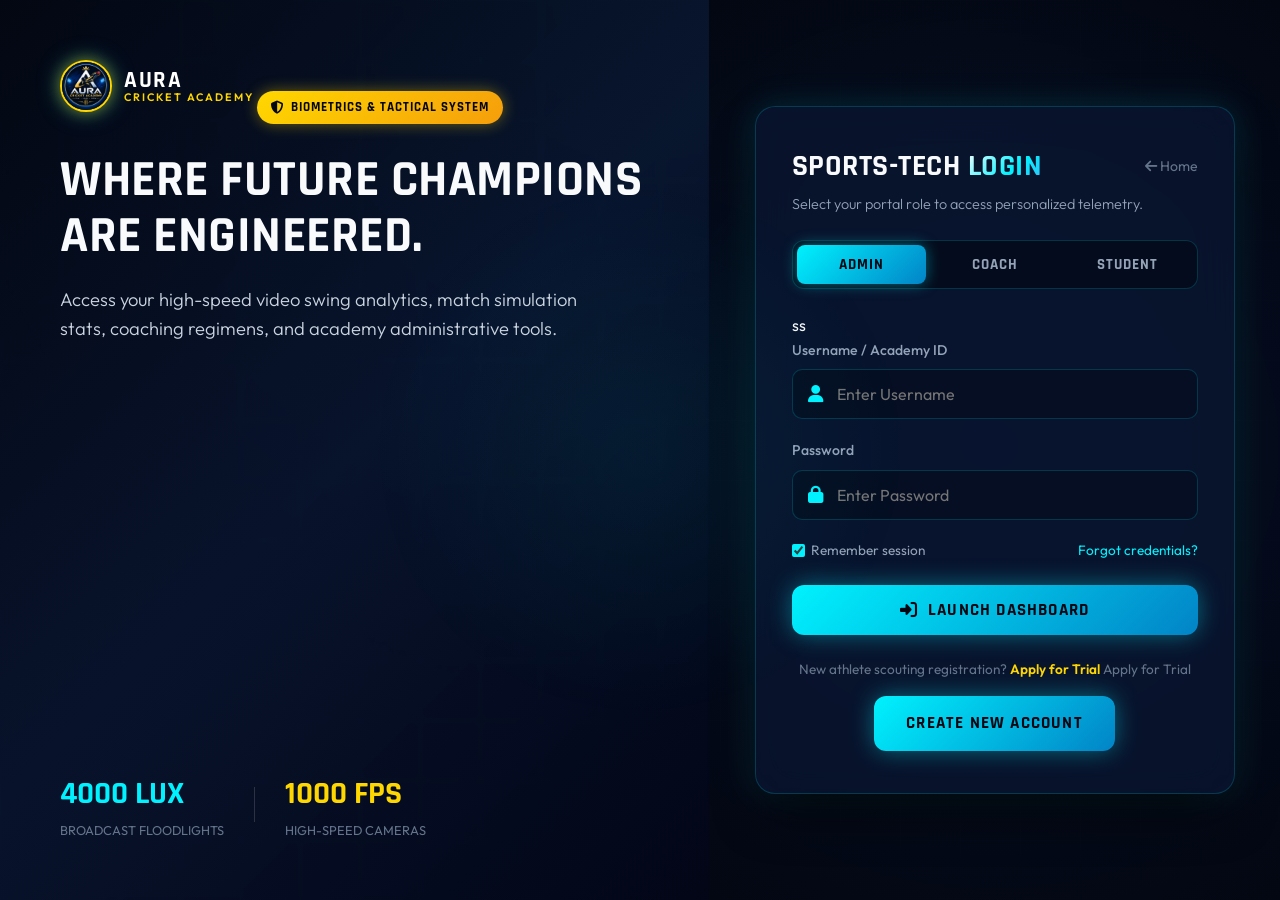
<file: login.html>
<!DOCTYPE html>
<html lang="en" data-theme="dark">
<head>
  <meta charset="UTF-8">
  <meta name="viewport" content="width=device-width, initial-scale=1.0">
  <title>Login | Aura Cricket Academy Portal</title>
  <meta name="description" content="Secure portal login for Aura Cricket Academy administrators, coaches, and student athletes.">

  <!-- Font Awesome 6 Icons -->
  <link rel="stylesheet" href="https://cdnjs.cloudflare.com/ajax/libs/font-awesome/6.5.1/css/all.min.css">
  
  <!-- Favicon -->
  <link rel="icon" type="image/jpeg" href="assets/logo.jpg">

  <!-- Core Stylesheets -->
  <link rel="stylesheet" href="css/style.css">
  <link rel="stylesheet" href="css/responsive.css">

  <style>
    .login-wrapper {
      min-height: 100vh;
      display: flex;
      align-items: stretch;
      background: var(--bg-darkest);
    }

    .login-visual-pane {
      flex: 1.2;
      position: relative;
      background: url('https://images.unsplash.com/photo-1540747913346-19e32dc3e97e?auto=format&fit=crop&w=1600&q=80') center/cover no-repeat;
      display: flex;
      flex-direction: column;
      justify-content: space-between;
      padding: 60px;
      overflow: hidden;
    }

    .login-visual-pane::before {
      content: '';
      position: absolute;
      top: 0; left: 0; width: 100%; height: 100%;
      background: linear-gradient(135deg, rgba(3, 7, 18, 0.88) 0%, rgba(10, 22, 50, 0.8) 50%, rgba(2, 6, 23, 0.95) 100%);
      backdrop-filter: blur(2px);
    }

    .login-visual-content {
      position: relative;
      z-index: 2;
    }

    .login-form-pane {
      flex: 1;
      display: flex;
      align-items: center;
      justify-content: center;
      padding: 50px 40px;
      position: relative;
      background: radial-gradient(circle at 50% 50%, rgba(10, 22, 50, 0.7) 0%, var(--bg-darkest) 100%);
    }

    .auth-card {
      width: 100%;
      max-width: 480px;
      padding: 42px 36px;
      background: rgba(10, 22, 50, 0.75);
      border: 1px solid var(--border-glass);
      border-radius: 20px;
      backdrop-filter: blur(20px);
      box-shadow: 0 25px 50px -12px rgba(0, 0, 0, 0.8), 0 0 35px rgba(0, 242, 254, 0.15);
    }

    .role-tabs {
      display: flex;
      background: rgba(4, 10, 26, 0.8);
      border: 1px solid var(--border-glass);
      border-radius: 12px;
      padding: 4px;
      margin: 24px 0;
      gap: 4px;
    }

    .auth-role-btn {
      flex: 1;
      padding: 10px 0;
      background: transparent;
      border: none;
      color: var(--text-secondary);
      font-family: var(--font-display);
      font-size: 0.92rem;
      font-weight: 700;
      letter-spacing: 1px;
      text-transform: uppercase;
      border-radius: 8px;
      cursor: pointer;
      transition: var(--transition-smooth);
    }

    .auth-role-btn.active {
      background: linear-gradient(135deg, var(--cyan-neon), #0284c7);
      color: #030712;
      box-shadow: 0 0 15px rgba(0, 242, 254, 0.4);
    }

    .form-group {
      margin-bottom: 20px;
    }

    .form-group label {
      display: block;
      font-size: 0.88rem;
      color: var(--text-secondary);
      margin-bottom: 8px;
      font-weight: 500;
    }

    .input-wrap {
      position: relative;
    }

    .input-wrap input {
      width: 100%;
      background: rgba(6, 14, 33, 0.8);
      border: 1px solid var(--border-glass);
      padding: 14px 16px 14px 44px;
      border-radius: 10px;
      color: #ffffff;
      font-family: var(--font-body);
      font-size: 1rem;
      outline: none;
      transition: var(--transition-smooth);
    }

    .input-wrap input:focus {
      border-color: var(--cyan-neon);
      box-shadow: 0 0 18px rgba(0, 242, 254, 0.35);
    }

    .input-wrap i {
      position: absolute;
      left: 16px;
      top: 50%;
      transform: translateY(-50%);
      color: var(--cyan-neon);
      font-size: 1.1rem;
    }

    .quick-creds-banner {
      background: rgba(0, 242, 254, 0.05);
      border: 1px dashed rgba(0, 242, 254, 0.3);
      border-radius: 12px;
      padding: 16px;
      margin-bottom: 24px;
    }

    .quick-creds-title {
      font-size: 0.78rem;
      font-weight: 700;
      color: var(--gold-primary);
      text-transform: uppercase;
      letter-spacing: 1px;
      margin-bottom: 10px;
      display: flex;
      align-items: center;
      gap: 6px;
    }

    .quick-fill-btn {
      padding: 6px 12px;
      font-size: 0.75rem;
      border-radius: 6px;
      background: rgba(14, 28, 64, 0.8);
      border: 1px solid var(--border-glass);
      color: #fff;
      cursor: pointer;
      transition: var(--transition-smooth);
    }

    .quick-fill-btn:hover, .quick-fill-btn.flash {
      border-color: var(--cyan-neon);
      background: var(--cyan-neon);
      color: #030712;
      box-shadow: 0 0 12px var(--cyan-glow);
    }
  </style>
</head>
<body>

  <!-- Mouse Spotlight -->
  <div class="mouse-spotlight"></div>

  <div class="login-wrapper login-split-container">
    
    <!-- LEFT PANE: 4K STADIUM NIGHT VISUAL -->
    <div class="login-visual-pane">
      <div class="login-visual-content">
        <a href="index.html" class="brand-logo" style="margin-bottom: 40px; display: inline-flex;">
          <img src="assets/logo.jpg" alt="Aura Cricket Academy Logo" class="brand-logo-img">
          <div class="brand-text">
            <span class="title">Aura</span>
            <span class="subtitle">Cricket Academy</span>
          </div>
        </a>

        <div class="badge-gold" style="margin-bottom: 18px;">
          <i class="fa-solid fa-shield-halved"></i> Biometrics & Tactical System
        </div>
        <h1 style="font-size: 3.2rem; line-height: 1.1; margin-bottom: 20px;">
          Where Future Champions Are Engineered.
        </h1>
        <p style="font-size: 1.15rem; color: #cbd5e1; max-width: 520px;">
          Access your high-speed video swing analytics, match simulation stats, coaching regimens, and academy administrative tools.
        </p>
      </div>

      <div class="login-visual-content">
        <div style="display: flex; gap: 30px; align-items: center;">
          <div>
            <div style="font-family: var(--font-display); font-size: 2rem; font-weight: 800; color: var(--cyan-neon);">4000 LUX</div>
            <div style="font-size: 0.8rem; color: var(--text-muted); text-transform: uppercase;">Broadcast Floodlights</div>
          </div>
          <div style="width: 1px; height: 35px; background: rgba(255,255,255,0.15);"></div>
          <div>
            <div style="font-family: var(--font-display); font-size: 2rem; font-weight: 800; color: var(--gold-primary);">1000 FPS</div>
            <div style="font-size: 0.8rem; color: var(--text-muted); text-transform: uppercase;">High-Speed Cameras</div>
          </div>
        </div>
      </div>
    </div>

    <!-- RIGHT PANE: GLASS LOGIN CARD -->
    <div class="login-form-pane">
      <div class="auth-card">
        <div style="display: flex; justify-content: space-between; align-items: center; margin-bottom: 10px;">
          <h2 style="font-size: 1.85rem;">Sports-Tech <span class="gradient-text-cyan">Login</span></h2>
          <a href="index.html" style="font-size: 0.88rem; color: var(--text-muted);"><i class="fa-solid fa-arrow-left"></i> Home</a>
        </div>
        <p style="font-size: 0.9rem; color: var(--text-secondary);">Select your portal role to access personalized telemetry.</p>

        <!-- Role Selector Tabs -->
        <div class="role-tabs">
          <button type="button" class="auth-role-btn active" data-role="ADMIN">Admin</button>
          <button type="button" class="auth-role-btn" data-role="COACH">Coach</button>
          <button type="button" class="auth-role-btn" data-role="STUDENT">Student</button>
        </div>

        <!-- Login Form -->ss
        <form id="login-form">
          <div class="form-group">
            <label for="username">Username / Academy ID</label>
            <div class="input-wrap">
              <i class="fa-solid fa-user"></i>
              <input type="text" id="username" required placeholder="Enter Username">
            </div>
          </div>

          <div class="form-group">
            <label for="password">Password</label>
            <div class="input-wrap">
              <i class="fa-solid fa-lock"></i>
              <input type="password" id="password" required placeholder="Enter Password">
            </div>
          </div>

          <div style="display: flex; justify-content: space-between; align-items: center; margin-bottom: 24px; font-size: 0.85rem;">
            <label style="display: flex; align-items: center; gap: 6px; cursor: pointer; color: var(--text-secondary);">
              <input type="checkbox" checked style="accent-color: var(--cyan-neon);"> Remember session
            </label>
            <a href="#" style="color: var(--cyan-neon);">Forgot credentials?</a>
          </div>

          <button type="submit" class="btn btn-primary" style="width: 100%;">
            <i class="fa-solid fa-right-to-bracket"></i> Launch Dashboard
          </button>
        </form>

        <div style="text-align: center; margin-top: 24px; font-size: 0.85rem; color: var(--text-muted);">
          New athlete scouting registration?
           <a href="index.html#programs" style="color: var(--gold-primary); font-weight: 600;">Apply for Trial</a>
           Apply for Trial
  </a>
</div>

<div style="text-align: center; margin-top: 15px;">
  <a href="register.html" class="btn btn-primary">
    Create New Account
  </a>
        </div>
      </div>
    </div>

  </div>

  <!-- Toast Container -->
  <div id="toast-container"></div>

  <!-- Scripts -->
  <script src="js/app.js"></script>
  <script src="js/auth.js"></script>
</body>
</html>
</file>
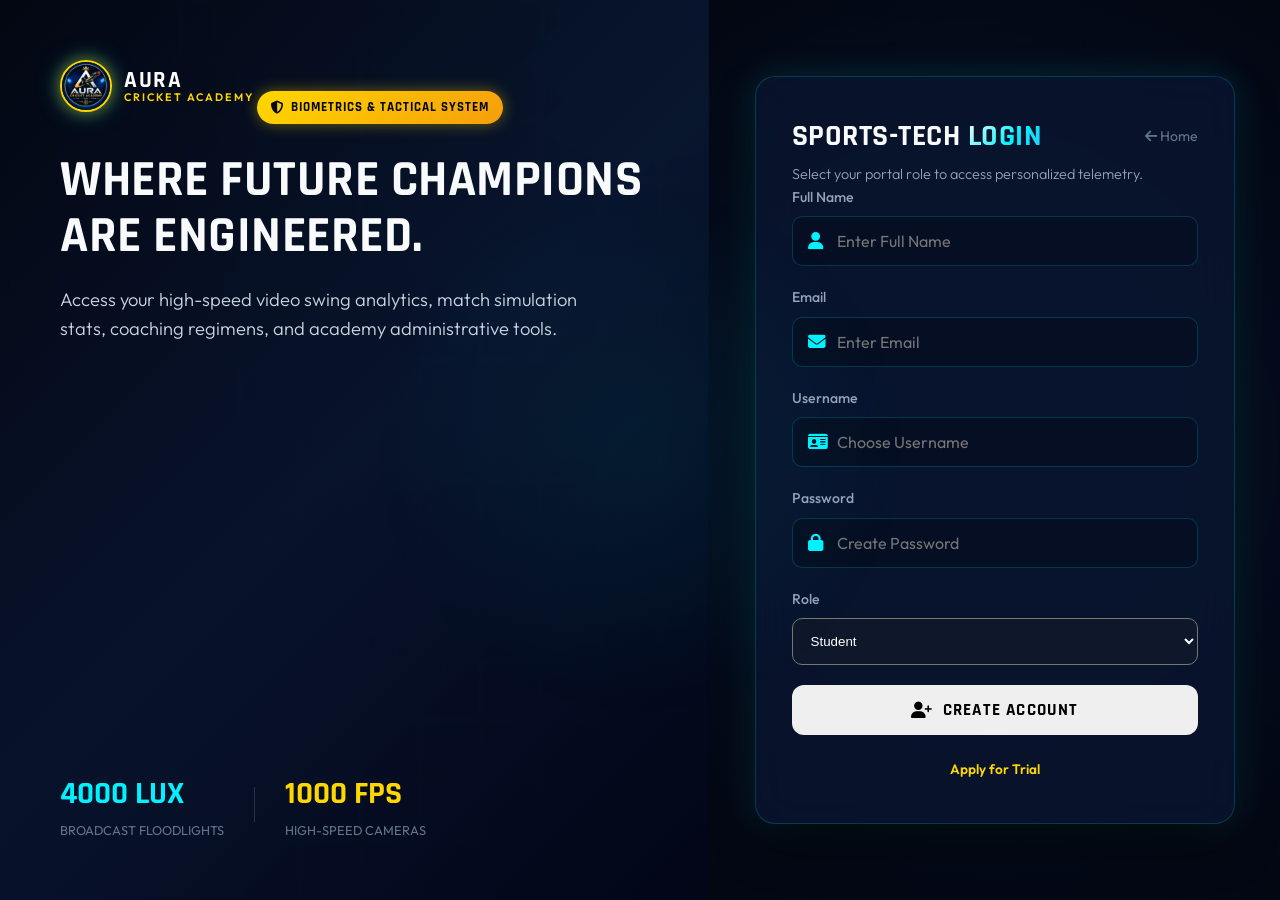
<file: register.html>
<!DOCTYPE html>
<html lang="en" data-theme="dark">
<head>
  <meta charset="UTF-8">
  <meta name="viewport" content="width=device-width, initial-scale=1.0">
  <title>Login | Aura Cricket Academy Portal</title>
  <meta name="description" content="Secure portal login for Aura Cricket Academy administrators, coaches, and student athletes.">

  <!-- Font Awesome 6 Icons -->
  <link rel="stylesheet" href="https://cdnjs.cloudflare.com/ajax/libs/font-awesome/6.5.1/css/all.min.css">
  
  <!-- Favicon -->
  <link rel="icon" type="image/jpeg" href="assets/logo.jpg">

  <!-- Core Stylesheets -->
  <link rel="stylesheet" href="css/style.css">
  <link rel="stylesheet" href="css/responsive.css">

  <style>
    .login-wrapper {
      min-height: 100vh;
      display: flex;
      align-items: stretch;
      background: var(--bg-darkest);
    }

    .login-visual-pane {
      flex: 1.2;
      position: relative;
      background: url('https://images.unsplash.com/photo-1540747913346-19e32dc3e97e?auto=format&fit=crop&w=1600&q=80') center/cover no-repeat;
      display: flex;
      flex-direction: column;
      justify-content: space-between;
      padding: 60px;
      overflow: hidden;
    }

    .login-visual-pane::before {
      content: '';
      position: absolute;
      top: 0; left: 0; width: 100%; height: 100%;
      background: linear-gradient(135deg, rgba(3, 7, 18, 0.88) 0%, rgba(10, 22, 50, 0.8) 50%, rgba(2, 6, 23, 0.95) 100%);
      backdrop-filter: blur(2px);
    }

    .login-visual-content {
      position: relative;
      z-index: 2;
    }

    .login-form-pane {
      flex: 1;
      display: flex;
      align-items: center;
      justify-content: center;
      padding: 50px 40px;
      position: relative;
      background: radial-gradient(circle at 50% 50%, rgba(10, 22, 50, 0.7) 0%, var(--bg-darkest) 100%);
    }

    .auth-card {
      width: 100%;
      max-width: 480px;
      padding: 42px 36px;
      background: rgba(10, 22, 50, 0.75);
      border: 1px solid var(--border-glass);
      border-radius: 20px;
      backdrop-filter: blur(20px);
      box-shadow: 0 25px 50px -12px rgba(0, 0, 0, 0.8), 0 0 35px rgba(0, 242, 254, 0.15);
    }

    .role-tabs {
      display: flex;
      background: rgba(4, 10, 26, 0.8);
      border: 1px solid var(--border-glass);
      border-radius: 12px;
      padding: 4px;
      margin: 24px 0;
      gap: 4px;
    }

    .auth-role-btn {
      flex: 1;
      padding: 10px 0;
      background: transparent;
      border: none;
      color: var(--text-secondary);
      font-family: var(--font-display);
      font-size: 0.92rem;
      font-weight: 700;
      letter-spacing: 1px;
      text-transform: uppercase;
      border-radius: 8px;
      cursor: pointer;
      transition: var(--transition-smooth);
    }

    .auth-role-btn.active {
      background: linear-gradient(135deg, var(--cyan-neon), #0284c7);
      color: #030712;
      box-shadow: 0 0 15px rgba(0, 242, 254, 0.4);
    }

    .form-group {
      margin-bottom: 20px;
    }

    .form-group label {
      display: block;
      font-size: 0.88rem;
      color: var(--text-secondary);
      margin-bottom: 8px;
      font-weight: 500;
    }

    .input-wrap {
      position: relative;
    }

    .input-wrap input {
      width: 100%;
      background: rgba(6, 14, 33, 0.8);
      border: 1px solid var(--border-glass);
      padding: 14px 16px 14px 44px;
      border-radius: 10px;
      color: #ffffff;
      font-family: var(--font-body);
      font-size: 1rem;
      outline: none;
      transition: var(--transition-smooth);
    }

    .input-wrap input:focus {
      border-color: var(--cyan-neon);
      box-shadow: 0 0 18px rgba(0, 242, 254, 0.35);
    }

    .input-wrap i {
      position: absolute;
      left: 16px;
      top: 50%;
      transform: translateY(-50%);
      color: var(--cyan-neon);
      font-size: 1.1rem;
    }

    .quick-creds-banner {
      background: rgba(0, 242, 254, 0.05);
      border: 1px dashed rgba(0, 242, 254, 0.3);
      border-radius: 12px;
      padding: 16px;
      margin-bottom: 24px;
    }

    .quick-creds-title {
      font-size: 0.78rem;
      font-weight: 700;
      color: var(--gold-primary);
      text-transform: uppercase;
      letter-spacing: 1px;
      margin-bottom: 10px;
      display: flex;
      align-items: center;
      gap: 6px;
    }

    .quick-fill-btn {
      padding: 6px 12px;
      font-size: 0.75rem;
      border-radius: 6px;
      background: rgba(14, 28, 64, 0.8);
      border: 1px solid var(--border-glass);
      color: #fff;
      cursor: pointer;
      transition: var(--transition-smooth);
    }

    .quick-fill-btn:hover, .quick-fill-btn.flash {
      border-color: var(--cyan-neon);
      background: var(--cyan-neon);
      color: #030712;
      box-shadow: 0 0 12px var(--cyan-glow);
    }
  </style>
</head>
<body>

  <!-- Mouse Spotlight -->
  <div class="mouse-spotlight"></div>

  <div class="login-wrapper login-split-container">
    
    <!-- LEFT PANE: 4K STADIUM NIGHT VISUAL -->
    <div class="login-visual-pane">
      <div class="login-visual-content">
        <a href="index.html" class="brand-logo" style="margin-bottom: 40px; display: inline-flex;">
          <img src="assets/logo.jpg" alt="Aura Cricket Academy Logo" class="brand-logo-img">
          <div class="brand-text">
            <span class="title">Aura</span>
            <span class="subtitle">Cricket Academy</span>
          </div>
        </a>

        <div class="badge-gold" style="margin-bottom: 18px;">
          <i class="fa-solid fa-shield-halved"></i> Biometrics & Tactical System
        </div>
        <h1 style="font-size: 3.2rem; line-height: 1.1; margin-bottom: 20px;">
          Where Future Champions Are Engineered.
        </h1>
        <p style="font-size: 1.15rem; color: #cbd5e1; max-width: 520px;">
          Access your high-speed video swing analytics, match simulation stats, coaching regimens, and academy administrative tools.
        </p>
      </div>

      <div class="login-visual-content">
        <div style="display: flex; gap: 30px; align-items: center;">
          <div>
            <div style="font-family: var(--font-display); font-size: 2rem; font-weight: 800; color: var(--cyan-neon);">4000 LUX</div>
            <div style="font-size: 0.8rem; color: var(--text-muted); text-transform: uppercase;">Broadcast Floodlights</div>
          </div>
          <div style="width: 1px; height: 35px; background: rgba(255,255,255,0.15);"></div>
          <div>
            <div style="font-family: var(--font-display); font-size: 2rem; font-weight: 800; color: var(--gold-primary);">1000 FPS</div>
            <div style="font-size: 0.8rem; color: var(--text-muted); text-transform: uppercase;">High-Speed Cameras</div>
          </div>
        </div>
      </div>
    </div>

    <!-- RIGHT PANE: GLASS LOGIN CARD -->
    <div class="login-form-pane">
      <div class="auth-card">
        <div style="display: flex; justify-content: space-between; align-items: center; margin-bottom: 10px;">
          <h2 style="font-size: 1.85rem;">Sports-Tech <span class="gradient-text-cyan">Login</span></h2>
          <a href="index.html" style="font-size: 0.88rem; color: var(--text-muted);"><i class="fa-solid fa-arrow-left"></i> Home</a>
        </div>
        <p style="font-size: 0.9rem; color: var(--text-secondary);">Select your portal role to access personalized telemetry.</p>


        <!-- 1-Click Demo Fill for Evaluators -->
  

        <!-- Login Form -->
        <form id="registerForm">

  <div class="form-group">
    <label>Full Name</label>
    <div class="input-wrap">
      <i class="fa-solid fa-user"></i>
      <input type="text" id="fullname" placeholder="Enter Full Name" required>
    </div>
  </div>

  <div class="form-group">
    <label>Email</label>
    <div class="input-wrap">
      <i class="fa-solid fa-envelope"></i>
      <input type="email" id="email" placeholder="Enter Email" required>
    </div>
  </div>

  <div class="form-group">
    <label>Username</label>
    <div class="input-wrap">
      <i class="fa-solid fa-id-card"></i>
      <input type="text" id="username" placeholder="Choose Username" required>
    </div>
  </div>

  <div class="form-group">
    <label>Password</label>
    <div class="input-wrap">
      <i class="fa-solid fa-lock"></i>
      <input type="password" id="password" placeholder="Create Password" required>
    </div>
  </div>

  <div class="form-group">
    <label>Role</label>
    <select id="role" style="width:100%; padding:14px; border-radius:10px; background:#0f172a; color:white;">
      <option value="STUDENT">Student</option>
      <option value="COACH">Coach</option>
    </select>
  </div>

  <button type="submit" class="btn btns-primary" style="width:100%;">
    <i class="fa-solid fa-user-plus"></i>
    Create Account
  </button>

</form>
<div style="text-align: center; margin-top: 24px; font-size: 0.85rem; color: var(--text-muted);">
           <a href="index.html#programs" style="color: var(--gold-primary); font-weight: 600;">Apply for Trial</a>
  </a>
</div>
      </div>
    </div>

  </div>

  <!-- Toast Container -->
  <div id="toast-container"></div>

  <!-- Scripts -->
  <script src="js/app.js"></script>
  <script src="js/auth.js"></script>
  <script>
document.getElementById("registerForm").addEventListener("submit", function(e) {
    e.preventDefault();

    const fullname = document.getElementById("fullname").value;
    const username = document.getElementById("username").value;
    const password = document.getElementById("password").value;

    const user = {
        fullname: fullname,
        username: username,
        password: password,
        role: document.getElementById("role").value
    };

    localStorage.setItem("registeredUser", JSON.stringify(user));

    alert("Account Created Successfully!");

    window.location.href = "login.html";
});
</script>
  
</body>
</html>
</file>
<file: css/style.css>
/* ==========================================================
   AURA CRICKET ACADEMY - DESIGN SYSTEM & CORE STYLING
   Ultra-Modern, Luxury, Sports-Tech Aesthetic (IPL / ICC / F1 Grade)
   ========================================================== */

@import url('https://fonts.googleapis.com/css2?family=Outfit:wght@300;400;500;600;700;800;900&family=Rajdhani:wght@500;600;700;800&family=Cinzel:wght@700;900&display=swap');

:root {
  /* Color Palette: Royal Blue + Neon Cyan + Trophy Gold */
  --bg-darkest: #030712;
  --bg-primary: #050b18;
  --bg-surface: #0a1428;
  --bg-card: rgba(10, 22, 48, 0.65);
  --bg-card-hover: rgba(14, 30, 66, 0.85);
  --bg-glass-heavy: rgba(6, 14, 33, 0.78);
  --bg-glass-light: rgba(255, 255, 255, 0.04);
  
  --cyan-neon: #00f2fe;
  --cyan-bright: #00e5ff;
  --cyan-glow: rgba(0, 242, 254, 0.4);
  --cyan-subtle: rgba(0, 242, 254, 0.12);
  
  --royal-blue: #1d4ed8;
  --royal-deep: #0e1d4d;
  --electric-blue: #3b82f6;
  
  --gold-primary: #ffd700;
  --gold-accent: #f59e0b;
  --gold-glow: rgba(255, 215, 0, 0.35);
  --gold-subtle: rgba(255, 215, 0, 0.12);
  
  --red-accent: #ff3366;
  --green-neon: #00ff88;
  
  --text-primary: #f8fafc;
  --text-secondary: #94a3b8;
  --text-muted: #64748b;
  --text-glow: #ffffff;
  
  --border-glass: rgba(0, 242, 254, 0.18);
  --border-glass-gold: rgba(255, 215, 0, 0.25);
  --border-subtle: rgba(255, 255, 255, 0.08);

  --font-display: 'Rajdhani', sans-serif;
  --font-body: 'Outfit', sans-serif;
  --font-luxury: 'Cinzel', serif;

  --shadow-neon: 0 0 25px rgba(0, 242, 254, 0.35);
  --shadow-gold: 0 0 25px rgba(255, 215, 0, 0.3);
  --shadow-card: 0 20px 40px -15px rgba(0, 0, 0, 0.7);
  --shadow-glass: 0 8px 32px 0 rgba(0, 0, 0, 0.45);

  --transition-smooth: all 0.35s cubic-bezier(0.16, 1, 0.3, 1);
  --transition-bounce: all 0.5s cubic-bezier(0.34, 1.56, 0.64, 1);
}

/* Light Theme Variables Switch */
[data-theme="light"] {
  --bg-darkest: #f0f4f8;
  --bg-primary: #e6edf5;
  --bg-surface: #ffffff;
  --bg-card: rgba(255, 255, 255, 0.85);
  --bg-card-hover: rgba(255, 255, 255, 0.95);
  --bg-glass-heavy: rgba(255, 255, 255, 0.9);
  --bg-glass-light: rgba(0, 0, 0, 0.03);
  
  --text-primary: #0f172a;
  --text-secondary: #334155;
  --text-muted: #64748b;
  --text-glow: #020617;
  
  --border-glass: rgba(0, 150, 200, 0.25);
  --border-subtle: rgba(0, 0, 0, 0.1);
  --shadow-card: 0 20px 40px -15px rgba(0, 40, 100, 0.12);
  --shadow-glass: 0 8px 32px 0 rgba(0, 40, 100, 0.1);
}

/* CSS RESET & BASE STYLES */
*, *::before, *::after {
  box-sizing: border-box;
  margin: 0;
  padding: 0;
}

html {
  scroll-behavior: smooth;
  font-size: 16px;
  overflow-x: hidden;
}

body {
  background-color: var(--bg-primary);
  color: var(--text-primary);
  font-family: var(--font-body);
  line-height: 1.6;
  overflow-x: hidden;
  position: relative;
  min-height: 100vh;
  -webkit-font-smoothing: antialiased;
  -moz-osx-font-smoothing: grayscale;
}

/* Luxury Tech Grid Overlay Background */
body::before {
  content: '';
  position: fixed;
  top: 0; left: 0; right: 0; bottom: 0;
  background-image: 
    radial-gradient(circle at 50% 0%, rgba(0, 242, 254, 0.08) 0%, transparent 65%),
    linear-gradient(rgba(0, 242, 254, 0.03) 1px, transparent 1px),
    linear-gradient(90deg, rgba(0, 242, 254, 0.03) 1px, transparent 1px);
  background-size: 100% 100%, 60px 60px, 60px 60px;
  pointer-events: none;
  z-index: 0;
}

/* CUSTOM NEON SCROLLBAR */
::-webkit-scrollbar {
  width: 9px;
}
::-webkit-scrollbar-track {
  background: var(--bg-darkest);
}
::-webkit-scrollbar-thumb {
  background: linear-gradient(180deg, var(--cyan-neon), var(--royal-blue));
  border-radius: 6px;
  border: 2px solid var(--bg-darkest);
}
::-webkit-scrollbar-thumb:hover {
  background: var(--gold-primary);
  box-shadow: 0 0 10px var(--gold-primary);
}

/* TYPOGRAPHY */
h1, h2, h3, h4, .font-heading {
  font-family: var(--font-display);
  font-weight: 700;
  letter-spacing: 0.5px;
  text-transform: uppercase;
  color: var(--text-primary);
}

h1 { font-size: clamp(2.5rem, 6vw, 4.8rem); line-height: 1.08; }
h2 { font-size: clamp(2rem, 4vw, 3.2rem); line-height: 1.15; }
h3 { font-size: clamp(1.4rem, 2.5vw, 1.85rem); line-height: 1.25; }
h4 { font-size: 1.2rem; }

p {
  color: var(--text-secondary);
  font-size: 1.05rem;
  font-weight: 300;
}

a {
  color: inherit;
  text-decoration: none;
  transition: var(--transition-smooth);
}

ul { list-style: none; }

/* SELECTION */
::selection {
  background: var(--cyan-neon);
  color: #030712;
}

/* GLASSMORPHISM UTILITY */
.glass-panel {
  background: var(--bg-card);
  backdrop-filter: blur(16px);
  -webkit-backdrop-filter: blur(16px);
  border: 1px solid var(--border-glass);
  border-radius: 16px;
  box-shadow: var(--shadow-card), var(--shadow-glass);
  transition: var(--transition-smooth);
  position: relative;
  overflow: hidden;
}

.glass-panel:hover {
  border-color: rgba(0, 242, 254, 0.4);
  transform: translateY(-4px);
  box-shadow: var(--shadow-card), 0 0 30px rgba(0, 242, 254, 0.15);
}

.glass-gold {
  border-color: var(--border-glass-gold);
}
.glass-gold:hover {
  border-color: rgba(255, 215, 0, 0.5);
  box-shadow: var(--shadow-card), 0 0 30px rgba(255, 215, 0, 0.15);
}

/* GRADIENT TEXT & GLOWS */
.gradient-text-cyan {
  background: linear-gradient(135deg, #ffffff 0%, var(--cyan-neon) 60%, #38bdf8 100%);
  -webkit-background-clip: text;
  -webkit-text-fill-color: transparent;
  display: inline-block;
}

.gradient-text-gold {
  background: linear-gradient(135deg, #fff7ed 0%, var(--gold-primary) 50%, var(--gold-accent) 100%);
  -webkit-background-clip: text;
  -webkit-text-fill-color: transparent;
  display: inline-block;
}

.neon-glow-text {
  text-shadow: 0 0 20px rgba(0, 242, 254, 0.6), 0 0 40px rgba(0, 242, 254, 0.3);
}

.badge-gold {
  display: inline-flex;
  align-items: center;
  gap: 6px;
  padding: 6px 14px;
  font-family: var(--font-display);
  font-size: 0.82rem;
  font-weight: 700;
  text-transform: uppercase;
  letter-spacing: 1px;
  color: #030712;
  background: linear-gradient(135deg, #ffd700, #f59e0b);
  border-radius: 30px;
  box-shadow: 0 0 15px rgba(255, 215, 0, 0.4);
}

.badge-cyan {
  display: inline-flex;
  align-items: center;
  gap: 6px;
  padding: 6px 14px;
  font-family: var(--font-display);
  font-size: 0.82rem;
  font-weight: 700;
  text-transform: uppercase;
  letter-spacing: 1px;
  color: var(--cyan-neon);
  background: var(--cyan-subtle);
  border: 1px solid rgba(0, 242, 254, 0.35);
  border-radius: 30px;
  box-shadow: 0 0 12px rgba(0, 242, 254, 0.2);
}

/* BUTTONS */
.btn {
  display: inline-flex;
  align-items: center;
  justify-content: center;
  gap: 10px;
  font-family: var(--font-display);
  font-weight: 700;
  font-size: 1.05rem;
  letter-spacing: 1.2px;
  text-transform: uppercase;
  padding: 14px 32px;
  border-radius: 12px;
  cursor: pointer;
  border: none;
  outline: none;
  position: relative;
  overflow: hidden;
  transition: var(--transition-bounce);
  z-index: 1;
}

.btn-primary {
  background: linear-gradient(135deg, var(--cyan-neon) 0%, #0284c7 100%);
  color: #030712;
  box-shadow: 0 0 25px rgba(0, 242, 254, 0.4);
}

.btn-primary::before {
  content: '';
  position: absolute;
  top: 0; left: -100%; width: 100%; height: 100%;
  background: linear-gradient(90deg, transparent, rgba(255, 255, 255, 0.4), transparent);
  transition: 0.6s;
  z-index: -1;
}

.btn-primary:hover::before {
  left: 100%;
}

.btn-primary:hover {
  transform: translateY(-3px) scale(1.02);
  box-shadow: 0 0 35px rgba(0, 242, 254, 0.65), 0 10px 20px rgba(0, 0, 0, 0.4);
  color: #000;
}

.btn-gold {
  background: linear-gradient(135deg, var(--gold-primary) 0%, var(--gold-accent) 100%);
  color: #030712;
  box-shadow: 0 0 25px rgba(255, 215, 0, 0.4);
}

.btn-gold:hover {
  transform: translateY(-3px) scale(1.02);
  box-shadow: 0 0 35px rgba(255, 215, 0, 0.65);
}

.btn-secondary {
  background: rgba(10, 22, 48, 0.7);
  backdrop-filter: blur(12px);
  color: #ffffff;
  border: 1px solid var(--border-glass);
}

.btn-secondary:hover {
  border-color: var(--cyan-neon);
  background: rgba(0, 242, 254, 0.12);
  box-shadow: 0 0 20px rgba(0, 242, 254, 0.25);
  transform: translateY(-3px);
  color: var(--cyan-neon);
}

.btn-sm {
  padding: 8px 18px;
  font-size: 0.88rem;
  border-radius: 8px;
}

/* CONTAINER & SECTIONS */
.container {
  width: 100%;
  max-width: 1380px;
  margin: 0 auto;
  padding: 0 24px;
  position: relative;
  z-index: 1;
}

.section {
  padding: 110px 0;
  position: relative;
  z-index: 1;
}

.section-header {
  text-align: center;
  max-width: 800px;
  margin: 0 auto 60px auto;
}

.section-tag {
  display: inline-block;
  margin-bottom: 14px;
}

.section-title {
  margin-bottom: 18px;
}

.section-desc {
  font-size: 1.12rem;
  color: var(--text-secondary);
}

/* ==========================================================
   NAVIGATION BAR (Glassmorphism + Sticky + Glow Underline)
   ========================================================== */
.navbar {
  position: fixed;
  top: 0;
  left: 0;
  width: 100%;
  z-index: 1000;
  padding: 18px 0;
  transition: var(--transition-smooth);
}

.navbar.scrolled {
  background: var(--bg-glass-heavy);
  backdrop-filter: blur(20px);
  -webkit-backdrop-filter: blur(20px);
  border-bottom: 1px solid var(--border-glass);
  box-shadow: 0 10px 30px rgba(0, 0, 0, 0.5);
  padding: 12px 0;
}

.nav-container {
  display: flex;
  align-items: center;
  justify-content: space-between;
  max-width: 1420px;
  margin: 0 auto;
  padding: 0 24px;
}

.brand-logo {
  display: flex;
  align-items: center;
  gap: 12px;
  font-family: var(--font-display);
  font-size: 1.6rem;
  font-weight: 800;
  letter-spacing: 1.5px;
  text-transform: uppercase;
}

.brand-logo-img {
  width: 52px;
  height: 52px;
  border-radius: 50%;
  object-fit: cover;
  border: 2px solid var(--gold-primary);
  box-shadow: 0 0 15px rgba(255, 215, 0, 0.45), 0 0 25px rgba(0, 242, 254, 0.35);
  transition: var(--transition-bounce);
}

.brand-logo:hover .brand-logo-img {
  transform: scale(1.08) rotate(6deg);
  box-shadow: 0 0 25px rgba(255, 215, 0, 0.75), 0 0 35px rgba(0, 242, 254, 0.6);
}

.brand-logo .logo-icon {
  width: 44px;
  height: 44px;
  background: linear-gradient(135deg, var(--royal-blue), #0b132b);
  border: 1px solid var(--cyan-neon);
  border-radius: 12px;
  display: flex;
  align-items: center;
  justify-content: center;
  color: var(--cyan-neon);
  box-shadow: 0 0 15px rgba(0, 242, 254, 0.35);
  position: relative;
}

.brand-logo .logo-icon i {
  font-size: 1.3rem;
  transform: rotate(-15deg);
}

.brand-text {
  display: flex;
  flex-direction: column;
  line-height: 1;
}

.brand-text .title {
  color: #ffffff;
  font-size: 1.45rem;
  font-weight: 800;
}

.brand-text .subtitle {
  font-size: 0.68rem;
  letter-spacing: 2px;
  color: var(--gold-primary);
  font-family: var(--font-body);
  font-weight: 600;
}

.nav-menu {
  display: flex;
  align-items: center;
  gap: 30px;
}

.nav-link {
  font-family: var(--font-display);
  font-size: 0.98rem;
  font-weight: 600;
  letter-spacing: 1px;
  text-transform: uppercase;
  color: var(--text-secondary);
  position: relative;
  padding: 6px 0;
  display: inline-flex;
  align-items: center;
  gap: 6px;
}

.nav-link::after {
  content: '';
  position: absolute;
  bottom: -2px;
  left: 0;
  width: 0;
  height: 2px;
  background: linear-gradient(90deg, var(--cyan-neon), var(--gold-primary));
  box-shadow: 0 0 8px var(--cyan-neon);
  transition: width 0.3s cubic-bezier(0.16, 1, 0.3, 1);
}

.nav-link:hover, .nav-link.active {
  color: #ffffff;
}

.nav-link:hover::after, .nav-link.active::after {
  width: 100%;
}

.nav-actions {
  display: flex;
  align-items: center;
  gap: 16px;
}

.theme-toggle-btn {
  width: 42px;
  height: 42px;
  border-radius: 10px;
  border: 1px solid var(--border-glass);
  background: var(--bg-card);
  color: var(--cyan-neon);
  display: flex;
  align-items: center;
  justify-content: center;
  cursor: pointer;
  transition: var(--transition-smooth);
}

.theme-toggle-btn:hover {
  border-color: var(--cyan-neon);
  box-shadow: 0 0 15px var(--cyan-glow);
  transform: rotate(15deg);
}

.mobile-toggle {
  display: none;
  font-size: 1.5rem;
  color: #ffffff;
  cursor: pointer;
  background: none;
  border: none;
}

/* ==========================================================
   PRELOADER (Cricket Pitch Animation)
   ========================================================== */
#preloader {
  position: fixed;
  top: 0; left: 0; width: 100%; height: 100%;
  background: var(--bg-darkest);
  z-index: 99999;
  display: flex;
  flex-direction: column;
  align-items: center;
  justify-content: center;
  transition: opacity 0.6s ease, visibility 0.6s;
}

#preloader.loaded {
  opacity: 0;
  visibility: hidden;
  pointer-events: none;
}

.pitch-loader {
  width: 180px;
  height: 90px;
  position: relative;
  perspective: 300px;
}

.pitch-strip {
  width: 100%;
  height: 40px;
  background: linear-gradient(90deg, #1e3a8a, #0284c7, #1e3a8a);
  border-radius: 6px;
  border: 1px solid var(--cyan-neon);
  transform: rotateX(55deg);
  box-shadow: 0 0 25px rgba(0, 242, 254, 0.4);
  position: absolute;
  bottom: 10px;
}

.loader-ball {
  width: 22px;
  height: 22px;
  background: radial-gradient(circle at 35% 35%, #ff4b4b, #8b0000);
  border-radius: 50%;
  position: absolute;
  bottom: 30px;
  left: 20px;
  box-shadow: 0 0 15px rgba(255, 75, 75, 0.8);
  animation: pitchBounce 1.4s infinite ease-in-out;
}

.loader-stumps {
  position: absolute;
  right: 15px;
  bottom: 25px;
  display: flex;
  gap: 3px;
}

.stump-stick {
  width: 3px;
  height: 26px;
  background: var(--gold-primary);
  box-shadow: 0 0 8px var(--gold-primary);
}

@keyframes pitchBounce {
  0% { left: 15px; bottom: 50px; transform: scale(0.9); }
  45% { left: 90px; bottom: 18px; transform: scale(1.1); }
  75% { left: 150px; bottom: 42px; transform: scale(0.95); }
  100% { left: 15px; bottom: 50px; transform: scale(0.9); }
}

.loader-text {
  margin-top: 25px;
  font-family: var(--font-display);
  font-size: 1.1rem;
  letter-spacing: 3px;
  color: var(--cyan-neon);
  text-transform: uppercase;
  animation: pulse 1.5s infinite;
}

/* ==========================================================
   INTERACTIVE SPOTLIGHT OVERLAY
   ========================================================== */
.mouse-spotlight {
  position: fixed;
  top: 0; left: 0; width: 100vw; height: 100vh;
  pointer-events: none;
  background: radial-gradient(600px circle at var(--mouse-x, 50%) var(--mouse-y, 50%), rgba(0, 242, 254, 0.055), transparent 45%);
  z-index: 2;
  transition: opacity 0.2s ease;
}

/* ==========================================================
   TOAST NOTIFICATION COMPONENT
   ========================================================== */
#toast-container {
  position: fixed;
  top: 24px;
  right: 24px;
  z-index: 10000;
  display: flex;
  flex-direction: column;
  gap: 12px;
  pointer-events: none;
}

.toast {
  pointer-events: auto;
  min-width: 320px;
  max-width: 420px;
  background: rgba(6, 14, 33, 0.95);
  backdrop-filter: blur(20px);
  border-left: 4px solid var(--cyan-neon);
  border-top: 1px solid var(--border-glass);
  border-right: 1px solid var(--border-glass);
  border-bottom: 1px solid var(--border-glass);
  padding: 16px 20px;
  border-radius: 12px;
  box-shadow: 0 15px 35px rgba(0, 0, 0, 0.6), 0 0 20px rgba(0, 242, 254, 0.2);
  display: flex;
  align-items: flex-start;
  gap: 14px;
  transform: translateX(120%);
  animation: toastSlideIn 0.4s cubic-bezier(0.16, 1, 0.3, 1) forwards;
}

.toast.toast-gold { border-left-color: var(--gold-primary); }
.toast.toast-red { border-left-color: var(--red-accent); }
.toast.toast-green { border-left-color: var(--green-neon); }

.toast-icon {
  font-size: 1.4rem;
  color: var(--cyan-neon);
}
.toast-gold .toast-icon { color: var(--gold-primary); }

.toast-body h4 {
  font-size: 0.95rem;
  margin-bottom: 2px;
  color: #fff;
}
.toast-body p {
  font-size: 0.85rem;
  color: var(--text-secondary);
}

@keyframes toastSlideIn {
  to { transform: translateX(0); }
}

@keyframes toastSlideOut {
  to { transform: translateX(120%); opacity: 0; }
}

/* ==========================================================
   FOOTER (Luxury Sports Platform Grade)
   ========================================================== */
.footer {
  background: linear-gradient(180deg, var(--bg-primary) 0%, #02040a 100%);
  border-top: 1px solid var(--border-glass);
  padding: 90px 0 35px 0;
  position: relative;
  z-index: 10;
}

.footer::before {
  content: '';
  position: absolute;
  top: 0; left: 15%; right: 15%; height: 1px;
  background: linear-gradient(90deg, transparent, var(--cyan-neon), transparent);
  box-shadow: 0 0 15px var(--cyan-neon);
}

.footer-grid {
  display: grid;
  grid-template-columns: 2fr 1fr 1fr 1.5fr;
  gap: 50px;
  margin-bottom: 60px;
}

.footer-brand p {
  margin: 18px 0 24px 0;
  max-width: 360px;
  font-size: 0.95rem;
}

.social-links {
  display: flex;
  gap: 12px;
}

.social-btn {
  width: 40px;
  height: 40px;
  border-radius: 10px;
  background: var(--bg-card);
  border: 1px solid var(--border-glass);
  display: flex;
  align-items: center;
  justify-content: center;
  color: var(--cyan-neon);
  transition: var(--transition-smooth);
}

.social-btn:hover {
  background: var(--cyan-neon);
  color: #030712;
  box-shadow: 0 0 15px var(--cyan-neon);
  transform: translateY(-3px);
}

.footer-col h4 {
  font-family: var(--font-display);
  font-size: 1.15rem;
  color: #ffffff;
  letter-spacing: 1px;
  margin-bottom: 22px;
  position: relative;
  display: inline-block;
}

.footer-col h4::after {
  content: '';
  position: absolute;
  bottom: -6px;
  left: 0;
  width: 30px;
  height: 2px;
  background: var(--gold-primary);
}

.footer-links li {
  margin-bottom: 12px;
}

.footer-links a {
  color: var(--text-secondary);
  font-size: 0.95rem;
  transition: var(--transition-smooth);
  display: inline-flex;
  align-items: center;
  gap: 8px;
}

.footer-links a:hover {
  color: var(--cyan-neon);
  transform: translateX(5px);
}

.newsletter-box p {
  font-size: 0.9rem;
  margin-bottom: 16px;
}

.newsletter-form {
  display: flex;
  gap: 8px;
  position: relative;
}

.newsletter-input {
  flex: 1;
  background: rgba(10, 22, 48, 0.8);
  border: 1px solid var(--border-glass);
  padding: 12px 16px;
  border-radius: 8px;
  color: #ffffff;
  font-family: var(--font-body);
  outline: none;
}

.newsletter-input:focus {
  border-color: var(--cyan-neon);
  box-shadow: 0 0 15px rgba(0, 242, 254, 0.3);
}

.footer-bottom {
  padding-top: 30px;
  border-top: 1px solid var(--border-subtle);
  display: flex;
  justify-content: space-between;
  align-items: center;
  color: var(--text-muted);
  font-size: 0.88rem;
}

/* FLOATING ACTION BUTTONS */
.floating-actions {
  position: fixed;
  bottom: 30px;
  right: 30px;
  z-index: 999;
  display: flex;
  flex-direction: column;
  gap: 12px;
}

.fab-btn {
  width: 52px;
  height: 52px;
  border-radius: 50%;
  background: linear-gradient(135deg, var(--cyan-neon), var(--royal-blue));
  border: none;
  color: #030712;
  font-size: 1.3rem;
  display: flex;
  align-items: center;
  justify-content: center;
  cursor: pointer;
  box-shadow: 0 0 25px rgba(0, 242, 254, 0.5);
  transition: var(--transition-bounce);
}

.fab-btn:hover {
  transform: scale(1.15) rotate(10deg);
  box-shadow: 0 0 35px rgba(0, 242, 254, 0.8);
}

/* KEYFRAMES */
@keyframes pulse {
  0%, 100% { opacity: 1; }
  50% { opacity: 0.5; }
}

@keyframes floatAnim {
  0%, 100% { transform: translateY(0px) rotate(0deg); }
  50% { transform: translateY(-12px) rotate(4deg); }
}

@keyframes glowPulse {
  0%, 100% { filter: drop-shadow(0 0 10px rgba(0, 242, 254, 0.5)); }
  50% { filter: drop-shadow(0 0 25px rgba(0, 242, 254, 0.9)); }
}
</file>
<file: css/responsive.css>
/* ==========================================================
   AURA CRICKET ACADEMY - RESPONSIVE DESIGN SYSTEM
   From 4K Ultra-Wide down to Compact Mobile Devices
   ========================================================== */

/* 4K & Ultra-Wide Screens (>= 2000px) */
@media (min-width: 2000px) {
  .container {
    max-width: 1780px;
  }
  body {
    font-size: 18px;
  }
  .hero-title {
    font-size: 6.2rem;
  }
  .chart-wrapper {
    height: 420px;
  }
}

/* Standard Desktops (<= 1280px) */
@media (max-width: 1280px) {
  .charts-grid {
    grid-template-columns: 1fr;
  }
  .footer-grid {
    grid-template-columns: 1fr 1fr;
    gap: 40px;
  }
}

/* Tablets (<= 992px) */
@media (max-width: 992px) {
  .section {
    padding: 80px 0;
  }
  .nav-menu {
    position: fixed;
    top: 76px;
    left: -100%;
    width: 100%;
    height: calc(100vh - 76px);
    background: rgba(4, 10, 26, 0.98);
    backdrop-filter: blur(25px);
    -webkit-backdrop-filter: blur(25px);
    flex-direction: column;
    align-items: center;
    justify-content: center;
    gap: 26px;
    transition: left 0.4s cubic-bezier(0.16, 1, 0.3, 1);
    border-top: 1px solid var(--border-glass);
    z-index: 999;
  }

  .nav-menu.active {
    left: 0;
  }

  .mobile-toggle {
    display: block;
  }

  .dashboard-layout {
    flex-direction: column;
  }

  .dash-sidebar {
    width: 100%;
    border-right: none;
    border-bottom: 1px solid var(--border-glass);
    padding: 16px;
  }

  .dash-nav-list {
    flex-direction: row;
    overflow-x: auto;
    gap: 10px;
  }

  .dash-nav-item {
    white-space: nowrap;
    padding: 8px 14px;
    font-size: 0.85rem;
  }

  .student-stat-summary {
    grid-template-columns: 1fr;
  }
}

/* Mobile Screens (<= 768px) */
@media (max-width: 768px) {
  .hero-section {
    padding: 110px 0 60px 0;
  }

  .hero-title {
    font-size: 2.8rem;
  }

  .hero-subheading {
    font-size: 1.1rem;
  }

  .hero-actions {
    flex-direction: column;
    width: 100%;
  }

  .hero-actions .btn {
    width: 100%;
  }

  .hero-stats-strip {
    flex-direction: column;
    gap: 20px;
    align-items: flex-start;
    padding: 18px 24px;
  }

  .footer-grid {
    grid-template-columns: 1fr;
    gap: 32px;
  }

  .footer-bottom {
    flex-direction: column;
    gap: 16px;
    text-align: center;
  }

  .floating-cricket-ball {
    display: none;
  }

  .dash-header {
    flex-direction: column;
    gap: 12px;
    align-items: flex-start;
  }

  .dash-header-right {
    width: 100%;
    justify-content: space-between;
  }

  .role-badge-selector {
    overflow-x: auto;
    max-width: 100%;
  }

  .dash-main {
    padding: 18px;
  }

  /* Split Login on Mobile */
  .login-split-container {
    flex-direction: column;
  }
  .login-visual-pane {
    display: none;
  }
  .login-form-pane {
    width: 100%;
    padding: 30px 20px;
  }
}

/* Small Mobile (<= 480px) */
@media (max-width: 480px) {
  .kpi-grid {
    grid-template-columns: 1fr;
  }
  .hero-title {
    font-size: 2.3rem;
  }
}
</file>
